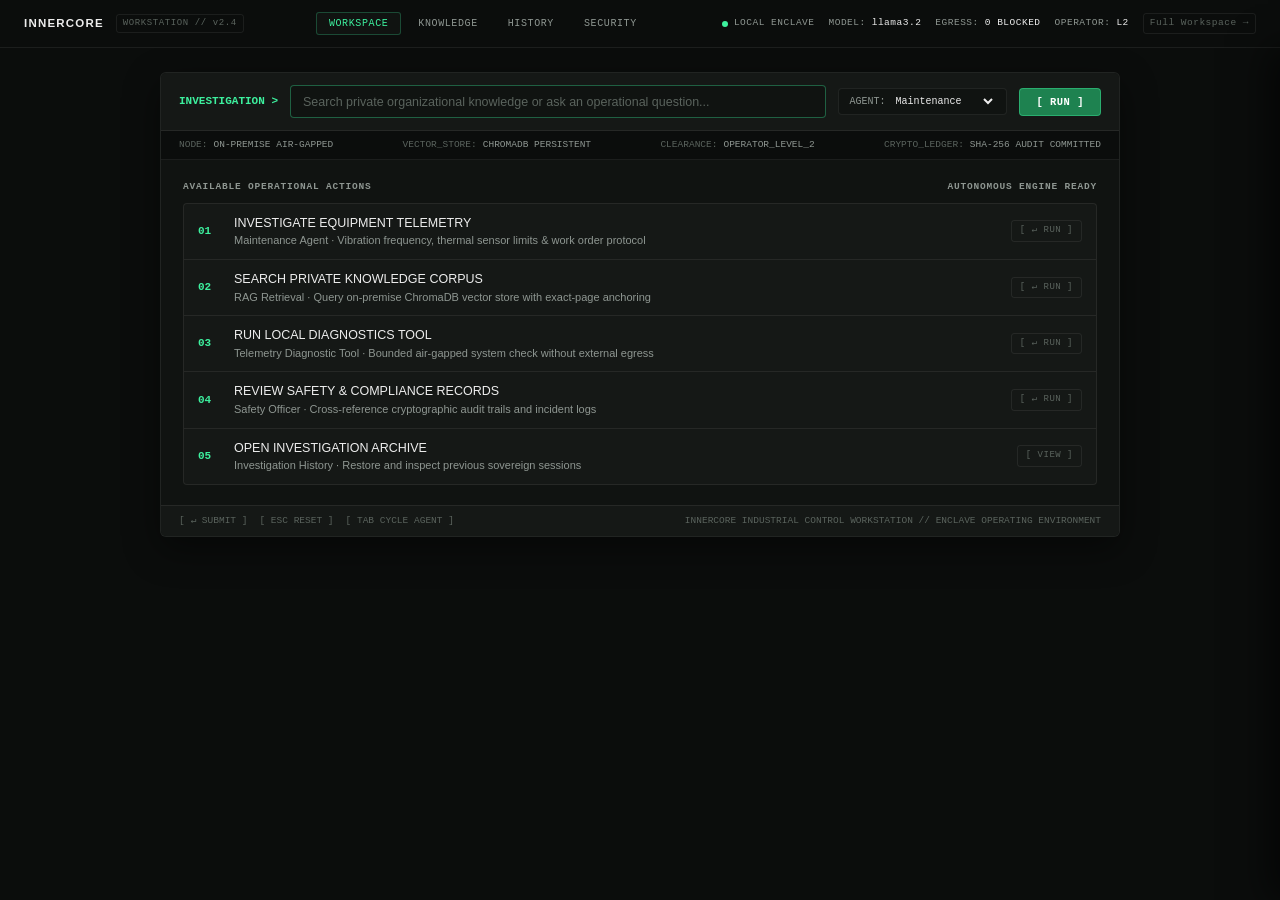
<file: command-industrial.html>
<!DOCTYPE html>
<html lang="en">
<head>
  <meta charset="utf-8">
  <meta name="viewport" content="width=device-width, initial-scale=1.0, maximum-scale=1.0">
  <title>INNERCORE // Industrial Workstation</title>
  <link rel="stylesheet" href="command-industrial.css">
</head>
<body>

  <!-- Fixed Top Workstation Status Strip -->
  <header class="industrial-top-strip">
    <div class="strip-left-lockup">
      <span class="strip-system-name">INNERCORE</span>
      <span class="strip-build-id">WORKSTATION // v2.4</span>
    </div>

    <!-- Center Navigation Tabs -->
    <nav class="strip-center-nav" aria-label="Workstation View Navigation">
      <button class="strip-nav-item active" data-view="workspace">WORKSPACE</button>
      <button class="strip-nav-item" data-view="knowledge">KNOWLEDGE</button>
      <button class="strip-nav-item" data-view="history">HISTORY</button>
      <button class="strip-nav-item" data-view="security">SECURITY</button>
    </nav>

    <!-- Right Telemetry & Alternative Interface Switcher -->
    <div class="strip-right-telemetry">
      <div class="telemetry-chip">
        <span class="status-dot-led green"></span>
        <span>LOCAL ENCLAVE</span>
      </div>
      <div class="telemetry-chip">MODEL: <strong>llama3.2</strong></div>
      <div class="telemetry-chip">EGRESS: <strong>0 BLOCKED</strong></div>
      <div class="telemetry-chip">OPERATOR: <strong>L2</strong></div>
      <a href="command-center.html" class="link-alt-center" title="Switch to sovereign full-width workspace">
        Full Workspace &rarr;
      </a>
    </div>
  </header>

  <!-- Main Workstation Stage -->
  <main class="industrial-workspace-stage">
    <div class="industrial-workstation-card" id="workstation-main-card">

      <!-- Workstation Top Control Bar (Command Input Bar) -->
      <div class="workstation-input-strip">
        <span class="input-prompt-label">INVESTIGATION &gt;</span>
        <input
          type="text"
          id="ind-query-input"
          class="industrial-input"
          placeholder="Search private organizational knowledge or ask an operational question..."
          autocomplete="off"
          spellcheck="false"
          autofocus
        />

        <div class="agent-selector-box" title="Select active operational agent">
          <span>AGENT:</span>
          <select id="ind-agent-select">
            <option value="agent-maintenance">Maintenance</option>
            <option value="agent-knowledge">Knowledge</option>
            <option value="agent-security">Safety Officer</option>
          </select>
        </div>

        <button class="btn-execute-industrial" id="ind-run-btn">[ RUN ]</button>
      </div>

      <!-- System Metadata Telemetry Bar -->
      <div class="workstation-meta-bar">
        <div class="meta-item-tag">
          <span>NODE:</span>
          <span class="val">ON-PREMISE AIR-GAPPED</span>
        </div>
        <div class="meta-item-tag">
          <span>VECTOR_STORE:</span>
          <span class="val">CHROMADB PERSISTENT</span>
        </div>
        <div class="meta-item-tag">
          <span>CLEARANCE:</span>
          <span class="val">OPERATOR_LEVEL_2</span>
        </div>
        <div class="meta-item-tag">
          <span>CRYPTO_LEDGER:</span>
          <span class="val">SHA-256 AUDIT COMMITTED</span>
        </div>
      </div>

      <!-- Workstation Content Body (Initial / Executing / Result / Secondary Views) -->
      <div class="workstation-body" id="workstation-content-body"></div>

      <!-- Workstation Footer Controls -->
      <footer class="workstation-footer">
        <div class="footer-shortcuts">
          <span>[ ↵ SUBMIT ]</span>
          <span>[ ESC RESET ]</span>
          <span>[ TAB CYCLE AGENT ]</span>
        </div>
        <div>INNERCORE INDUSTRIAL CONTROL WORKSTATION // ENCLAVE OPERATING ENVIRONMENT</div>
      </footer>

    </div>
  </main>

  <!-- Slide-over Exact PDF Citation Drawer -->
  <aside class="industrial-doc-drawer" id="ind-doc-drawer" aria-label="Document Viewer">
    <div class="ind-drawer-header">
      <span class="ind-drawer-title" id="ind-drawer-title">Document.pdf</span>
      <button class="ind-drawer-close" id="ind-drawer-close" title="Close document drawer">&times;</button>
    </div>
    <div class="ind-drawer-citation-bar">
      <span id="ind-drawer-citation">PAGE 1 &bull; RELEVANCE 95%</span>
      <span>ON-PREMISE ENCLAVE</span>
    </div>
    <iframe class="ind-drawer-iframe" id="ind-drawer-iframe" title="PDF Document Page Viewer"></iframe>
  </aside>

  <script src="command-industrial.js"></script>
</body>
</html>
</file>
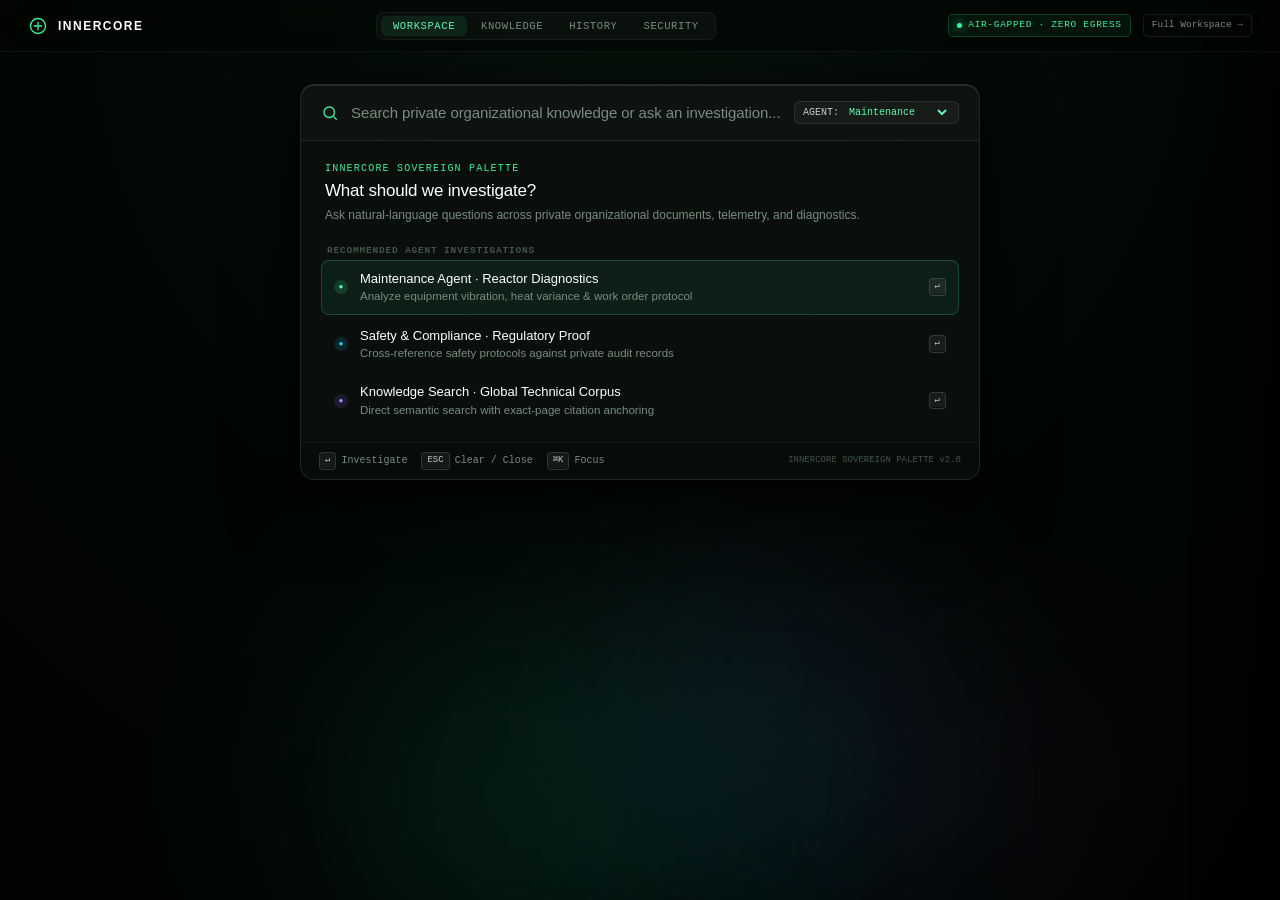
<file: command-raycast.html>
<!DOCTYPE html>
<html lang="en">
<head>
  <meta charset="utf-8">
  <meta name="viewport" content="width=device-width, initial-scale=1.0, maximum-scale=1.0">
  <title>INNERCORE — Raycast Command Palette</title>
  <link rel="stylesheet" href="command-raycast.css">
</head>
<body>

  <!-- Atmospheric Blurred Ambient Background -->
  <div class="raycast-backdrop-container" aria-hidden="true">
    <div class="ambient-light-pool pool-emerald"></div>
    <div class="ambient-light-pool pool-cyan"></div>
    <div class="ambient-light-pool pool-violet"></div>
    <div class="ambient-light-pool pool-magenta"></div>
  </div>

  <!-- Minimal Top Header Strip -->
  <header class="raycast-top-strip">
    <div class="strip-brand">
      <div class="strip-brand-mark">
        <svg viewBox="0 0 24 24">
          <circle cx="12" cy="12" r="9" stroke-width="1.6"/>
          <path d="M12 7v10M7 12h10" stroke-width="1.6"/>
        </svg>
      </div>
      <span class="strip-brand-title">INNERCORE</span>
    </div>

    <!-- Center Navigation Tabs -->
    <nav class="strip-nav" aria-label="Raycast Palette Views">
      <button class="strip-nav-btn active" data-view="workspace">WORKSPACE</button>
      <button class="strip-nav-btn" data-view="knowledge">KNOWLEDGE</button>
      <button class="strip-nav-btn" data-view="history">HISTORY</button>
      <button class="strip-nav-btn" data-view="security">SECURITY</button>
    </nav>

    <!-- Right Telemetry & Original View Switcher -->
    <div class="strip-status">
      <div class="status-badge-airgap">
        <span class="pulse-pip"></span>
        <span>AIR-GAPPED &middot; ZERO EGRESS</span>
      </div>
      <a href="command-center.html" class="btn-switch-original" title="Switch to sovereign full-width workspace">
        Full Workspace &rarr;
      </a>
    </div>
  </header>

  <!-- Main Centered Floating Raycast Command Window -->
  <main class="raycast-viewport-wrapper">
    <div class="raycast-window" id="raycast-main-window">

      <!-- Command Palette Input Bar -->
      <div class="raycast-input-bar">
        <div class="input-search-glyph" aria-hidden="true">
          <svg viewBox="0 0 24 24">
            <circle cx="11" cy="11" r="7" stroke-width="1.8"/>
            <path d="M16.5 16.5L21 21" stroke-width="1.8"/>
          </svg>
        </div>

        <input
          type="text"
          id="raycast-input"
          class="raycast-main-input"
          placeholder="Search private organizational knowledge or ask an investigation..."
          autocomplete="off"
          spellcheck="false"
          autofocus
        />

        <div class="agent-selector-pill" title="Select active operational agent">
          <span>AGENT:</span>
          <select id="raycast-agent-select">
            <option value="agent-maintenance">Maintenance</option>
            <option value="agent-knowledge">Knowledge</option>
            <option value="agent-security">Safety Officer</option>
          </select>
        </div>
      </div>

      <!-- Dynamic Window Body (Initial / Executing / Result / Secondary Views) -->
      <div class="raycast-body" id="raycast-window-body"></div>

      <!-- Keyboard Shortcut Footer Bar -->
      <footer class="raycast-footer">
        <div class="footer-left-shortcuts">
          <div class="footer-shortcut-item"><kbd>↵</kbd><span>Investigate</span></div>
          <div class="footer-shortcut-item"><kbd>ESC</kbd><span>Clear / Close</span></div>
          <div class="footer-shortcut-item"><kbd>⌘K</kbd><span>Focus</span></div>
        </div>
        <div style="color:var(--ink-faint); font-size:9px;">INNERCORE SOVEREIGN PALETTE v2.0</div>
      </footer>

    </div>
  </main>

  <!-- Slide-Over Exact Citation PDF Viewer Drawer -->
  <aside class="raycast-doc-drawer" id="raycast-doc-drawer" aria-label="Document Viewer">
    <div class="drawer-header">
      <div class="drawer-doc-title">
        <span>📄</span>
        <span id="raycast-drawer-title">Document.pdf</span>
      </div>
      <button class="drawer-close-btn" id="raycast-drawer-close" title="Close drawer">&times;</button>
    </div>
    <div class="drawer-citation-bar">
      <span id="raycast-drawer-citation">PAGE 1 &bull; 95% RELEVANCE</span>
      <span>ON-PREMISE ENCLAVE</span>
    </div>
    <iframe class="drawer-body-iframe" id="raycast-drawer-iframe" title="PDF Document Page Viewer"></iframe>
  </aside>

  <script src="command-raycast.js"></script>
</body>
</html>
</file>
<file: command-industrial.css>
/* ======================================================================
   INNERCORE INDUSTRIAL WORKSTATION (EXPERIMENTAL ALTERNATIVE UI)
   Design Language: Solid Matte Surfaces, Engineered Precision, Bloomberg/Linear Aesthetic
   Strict Invariant: ZERO Glassmorphism, ZERO Backdrop-Filter, ZERO Neon Glows
   ====================================================================== */

:root {
  /* Matte Surface Hierarchy */
  --surface-void: #060807;
  --surface-base: #0B0D0C;
  --surface-panel: #101311;
  --surface-sub: #151816;
  --surface-elevated: #1A1E1C;
  --surface-hover: #1E2320;
  --surface-active: #232925;

  /* Subtle Engineered Borders */
  --border-subtle: rgba(255, 255, 255, 0.07);
  --border-medium: rgba(255, 255, 255, 0.12);
  --border-strong: rgba(255, 255, 255, 0.18);
  --border-accent: rgba(61, 240, 158, 0.35);

  /* Precise Technical Typography Colors */
  --text-bright: #EDEDED;
  --text-main: #D4DAD6;
  --text-secondary: #8E9691;
  --text-muted: #5A635D;
  --text-faint: #3B423D;

  /* Restrained Functional Status Colors */
  --moss-primary: #3df09e;
  --moss-dark: #1e8250;
  --moss-light: #65f5b2;
  --moss-tag-bg: rgba(61, 240, 158, 0.08);

  --cyan-info: #06b6d4;
  --cyan-tag-bg: rgba(6, 182, 212, 0.08);

  --amber-warn: #f0b429;
  --amber-tag-bg: rgba(240, 180, 41, 0.08);

  --red-danger: #f04d3d;
  --red-tag-bg: rgba(240, 77, 61, 0.08);

  /* Typography Systems */
  --font-sans: -apple-system, BlinkMacSystemFont, "Segoe UI", Roboto, "Inter", Helvetica, Arial, sans-serif;
  --font-mono: "JetBrains Mono", "SF Mono", Consolas, "Liberation Mono", Menlo, monospace;

  --ease-sharp: cubic-bezier(0.16, 1, 0.3, 1);
}

*, *::before, *::after {
  box-sizing: border-box;
  margin: 0;
  padding: 0;
}

html, body {
  min-height: 100%;
  width: 100%;
  background-color: var(--surface-base);
  color: var(--text-main);
  font-family: var(--font-sans);
  font-weight: 400;
  font-size: 13px;
  line-height: 1.5;
  overflow-x: hidden;
  overflow-y: auto;
  -webkit-font-smoothing: antialiased;
  -moz-osx-font-smoothing: grayscale;
}

button {
  font-family: inherit;
  cursor: pointer;
  border: none;
  background: none;
  color: inherit;
}

input, select, textarea {
  font-family: inherit;
  color: inherit;
}

::selection {
  background: rgba(61, 240, 158, 0.25);
  color: #ffffff;
}

/* Fixed Top Workstation Status Strip */
.industrial-top-strip {
  position: fixed;
  top: 0;
  left: 0;
  right: 0;
  height: 48px;
  padding: 0 24px;
  display: flex;
  align-items: center;
  justify-content: space-between;
  z-index: 100;
  border-bottom: 1px solid var(--border-subtle);
  background: var(--surface-base);
}

.strip-left-lockup {
  display: flex;
  align-items: center;
  gap: 12px;
}

.strip-system-name {
  font-size: 11.5px;
  font-weight: 600;
  letter-spacing: 1.2px;
  color: var(--text-bright);
}

.strip-build-id {
  font-family: var(--font-mono);
  font-size: 9px;
  letter-spacing: 0.6px;
  color: var(--text-muted);
  padding: 2px 6px;
  border: 1px solid var(--border-subtle);
  border-radius: 3px;
}

.strip-center-nav {
  display: flex;
  align-items: center;
  gap: 4px;
}

.strip-nav-item {
  font-family: var(--font-mono);
  font-size: 10px;
  letter-spacing: 0.6px;
  color: var(--text-secondary);
  padding: 5px 12px;
  border: 1px solid transparent;
  border-radius: 3px;
  transition: all 0.15s ease;
}
.strip-nav-item:hover {
  color: var(--text-bright);
  background: var(--surface-panel);
  border-color: var(--border-subtle);
}
.strip-nav-item.active {
  color: var(--moss-primary);
  background: var(--surface-panel);
  border-color: rgba(61, 240, 158, 0.25);
}

.strip-right-telemetry {
  display: flex;
  align-items: center;
  gap: 14px;
  font-family: var(--font-mono);
  font-size: 9.5px;
  letter-spacing: 0.5px;
}

.telemetry-chip {
  color: var(--text-secondary);
  display: flex;
  align-items: center;
  gap: 6px;
}
.telemetry-chip strong {
  color: var(--text-bright);
  font-weight: 500;
}

.status-dot-led {
  width: 6px;
  height: 6px;
  border-radius: 50%;
  display: inline-block;
}
.status-dot-led.green {
  background: var(--moss-primary);
}
.status-dot-led.cyan {
  background: var(--cyan-info);
}
.status-dot-led.amber {
  background: var(--amber-warn);
}

.link-alt-center {
  color: var(--text-muted);
  text-decoration: none;
  padding: 2px 6px;
  border: 1px solid var(--border-subtle);
  border-radius: 3px;
  transition: all 0.15s ease;
}
.link-alt-center:hover {
  color: var(--text-bright);
  border-color: var(--border-medium);
}

/* Main Workstation Stage */
.industrial-workspace-stage {
  position: relative;
  z-index: 10;
  display: flex;
  flex-direction: column;
  align-items: center;
  min-height: 100vh;
  padding: 72px 24px 80px;
}

/* Centered Matte Workstation Container */
.industrial-workstation-card {
  width: 960px;
  max-width: calc(100vw - 48px);
  background: var(--surface-panel);
  border: 1px solid var(--border-subtle);
  border-radius: 6px;
  display: flex;
  flex-direction: column;
  overflow: hidden;
  box-shadow: 0 12px 36px rgba(0, 0, 0, 0.45);
}

/* Workstation Top Control Bar (Command Input Bar) */
.workstation-input-strip {
  display: flex;
  align-items: center;
  gap: 12px;
  padding: 12px 18px;
  background: var(--surface-sub);
  border-bottom: 1px solid var(--border-subtle);
}

.input-prompt-label {
  font-family: var(--font-mono);
  font-size: 11px;
  font-weight: 600;
  color: var(--moss-primary);
  flex-shrink: 0;
}

.industrial-input {
  flex: 1;
  background: var(--surface-panel);
  border: 1px solid var(--border-subtle);
  border-radius: 4px;
  padding: 8px 12px;
  font-size: 13.5px;
  color: var(--text-bright);
  outline: none;
  transition: border-color 0.15s ease;
}
.industrial-input:focus {
  border-color: var(--border-accent);
}
.industrial-input::placeholder {
  color: var(--text-muted);
  font-size: 12.5px;
}

.agent-selector-box {
  display: flex;
  align-items: center;
  gap: 6px;
  background: var(--surface-panel);
  border: 1px solid var(--border-subtle);
  border-radius: 4px;
  padding: 5px 10px;
  font-family: var(--font-mono);
  font-size: 10px;
  color: var(--text-secondary);
  flex-shrink: 0;
}
.agent-selector-box select {
  background: transparent;
  border: none;
  outline: none;
  font-family: inherit;
  font-size: inherit;
  color: var(--text-bright);
  cursor: pointer;
}

.btn-execute-industrial {
  font-family: var(--font-mono);
  font-size: 10.5px;
  font-weight: 600;
  letter-spacing: 0.5px;
  padding: 7px 16px;
  border-radius: 4px;
  background: var(--moss-dark);
  border: 1px solid rgba(61, 240, 158, 0.4);
  color: #ffffff;
  flex-shrink: 0;
  transition: all 0.15s ease;
}
.btn-execute-industrial:hover:not(:disabled) {
  background: #22995e;
}
.btn-execute-industrial:disabled {
  opacity: 0.5;
  cursor: not-allowed;
}

/* Metadata Strip below input */
.workstation-meta-bar {
  display: flex;
  align-items: center;
  justify-content: space-between;
  padding: 7px 18px;
  background: var(--surface-base);
  border-bottom: 1px solid var(--border-subtle);
  font-family: var(--font-mono);
  font-size: 9.5px;
  color: var(--text-muted);
}
.meta-item-tag {
  display: flex;
  align-items: center;
  gap: 6px;
}
.meta-item-tag span.val {
  color: var(--text-secondary);
}

/* Workstation Body Container */
.workstation-body {
  padding: 20px 22px;
  min-height: 280px;
  display: flex;
  flex-direction: column;
  gap: 20px;
}

/* INITIAL STATE: Action Inventory Controls */
.section-header-compact {
  font-family: var(--font-mono);
  font-size: 9.5px;
  font-weight: 600;
  letter-spacing: 0.8px;
  color: var(--text-secondary);
  text-transform: uppercase;
  margin-bottom: 8px;
  display: flex;
  align-items: center;
  justify-content: space-between;
}

.industrial-action-table {
  display: flex;
  flex-direction: column;
  border: 1px solid var(--border-subtle);
  border-radius: 4px;
  background: var(--surface-sub);
  overflow: hidden;
}

.industrial-action-row {
  display: flex;
  align-items: center;
  justify-content: space-between;
  padding: 10px 14px;
  border-bottom: 1px solid var(--border-subtle);
  cursor: pointer;
  transition: background 0.12s ease;
}
.industrial-action-row:last-child {
  border-bottom: none;
}
.industrial-action-row:hover {
  background: var(--surface-elevated);
}

.action-row-left {
  display: flex;
  align-items: center;
  gap: 16px;
}

.action-row-num {
  font-family: var(--font-mono);
  font-size: 11px;
  font-weight: 600;
  color: var(--moss-primary);
  width: 20px;
}

.action-row-info {
  display: flex;
  flex-direction: column;
}
.action-row-title {
  font-size: 12.5px;
  font-weight: 500;
  color: var(--text-bright);
}
.action-row-desc {
  font-size: 11px;
  color: var(--text-secondary);
}

.action-row-tag {
  font-family: var(--font-mono);
  font-size: 9px;
  letter-spacing: 0.5px;
  color: var(--text-muted);
  padding: 3px 8px;
  border: 1px solid var(--border-subtle);
  border-radius: 3px;
}

/* EXECUTION STATE: 7-Stage Technical Process */
.exec-header-block {
  background: var(--surface-sub);
  border: 1px solid var(--border-subtle);
  border-radius: 4px;
  padding: 12px 14px;
}
.exec-query-label {
  font-family: var(--font-mono);
  font-size: 9px;
  color: var(--moss-primary);
  letter-spacing: 0.7px;
  margin-bottom: 3px;
}
.exec-query-prose {
  font-size: 13.5px;
  font-weight: 500;
  color: var(--text-bright);
}

.process-table-container {
  border: 1px solid var(--border-subtle);
  border-radius: 4px;
  background: var(--surface-sub);
  overflow: hidden;
}

.process-table-row {
  display: flex;
  align-items: center;
  justify-content: space-between;
  padding: 8px 14px;
  border-bottom: 1px solid var(--border-subtle);
  font-family: var(--font-mono);
  font-size: 11px;
  color: var(--text-muted);
}
.process-table-row:last-child {
  border-bottom: none;
}

.process-table-row.done {
  color: var(--text-bright);
  background: rgba(255, 255, 255, 0.015);
}
.process-table-row.done .stage-status-val {
  color: var(--moss-primary);
}

.process-table-row.active {
  color: #ffffff;
  background: var(--surface-elevated);
  border-left: 2px solid var(--moss-primary);
}
.process-table-row.active .stage-status-val {
  color: var(--moss-primary);
  font-weight: 600;
}

.process-table-row.pending {
  opacity: 0.45;
}

.process-row-left {
  display: flex;
  align-items: center;
  gap: 12px;
}

.stage-num-mono {
  width: 22px;
  font-weight: 600;
  color: var(--text-secondary);
}

.stage-name-text {
  font-weight: 500;
}

.stage-detail-live-bar {
  display: flex;
  align-items: center;
  gap: 8px;
  padding: 8px 14px;
  background: var(--surface-base);
  border: 1px solid var(--border-subtle);
  border-radius: 4px;
  font-family: var(--font-mono);
  font-size: 10px;
  color: var(--text-secondary);
}

/* RESULT STATE: Technical Report & Evidence Inventory */
.report-headline-strip {
  display: flex;
  align-items: center;
  justify-content: space-between;
  padding-bottom: 10px;
  border-bottom: 1px solid var(--border-subtle);
}
.report-agent-meta {
  display: flex;
  align-items: center;
  gap: 8px;
  font-family: var(--font-mono);
  font-size: 10px;
}
.badge-solid-moss {
  color: var(--moss-primary);
  background: var(--moss-tag-bg);
  border: 1px solid rgba(61, 240, 158, 0.25);
  padding: 2px 7px;
  border-radius: 3px;
}

.technical-prose-report {
  background: var(--surface-sub);
  border: 1px solid var(--border-subtle);
  border-radius: 4px;
  padding: 16px 18px;
  font-size: 13px;
  line-height: 1.6;
  color: var(--text-bright);
  white-space: pre-wrap;
  word-break: break-word;
}

/* HITL Industrial Authorization Gate */
.hitl-industrial-box {
  background: var(--surface-sub);
  border: 1px solid var(--amber-warn);
  border-radius: 4px;
  padding: 12px 16px;
  display: flex;
  flex-direction: column;
  gap: 10px;
}
.hitl-ind-title {
  font-family: var(--font-mono);
  font-size: 10px;
  font-weight: 600;
  color: var(--amber-warn);
  letter-spacing: 0.8px;
}
.hitl-ind-action-name {
  font-size: 13px;
  font-weight: 500;
  color: var(--text-bright);
}
.hitl-ind-grid {
  display: grid;
  grid-template-columns: repeat(3, 1fr);
  gap: 8px;
  font-family: var(--font-mono);
  font-size: 9.5px;
  color: var(--text-secondary);
  background: var(--surface-base);
  padding: 8px 10px;
  border-radius: 3px;
}
.hitl-btn-strip {
  display: flex;
  gap: 8px;
}
.btn-hitl-ind {
  font-family: var(--font-mono);
  font-size: 10px;
  font-weight: 600;
  letter-spacing: 0.5px;
  padding: 6px 14px;
  border-radius: 3px;
  cursor: pointer;
  transition: all 0.12s ease;
}
.btn-hitl-ind.approve {
  background: var(--moss-dark);
  border: 1px solid rgba(61, 240, 158, 0.4);
  color: #ffffff;
}
.btn-hitl-ind.approve:hover {
  background: #22995e;
}
.btn-hitl-ind.deny {
  background: #7a1d15;
  border: 1px solid rgba(240, 77, 61, 0.4);
  color: #ffffff;
}
.btn-hitl-ind.deny:hover {
  background: #94251c;
}

/* Evidence Inventory Table */
.evidence-table-container {
  border: 1px solid var(--border-subtle);
  border-radius: 4px;
  background: var(--surface-sub);
  overflow: hidden;
}

.evidence-table-row {
  display: flex;
  flex-direction: column;
  gap: 4px;
  padding: 10px 14px;
  border-bottom: 1px solid var(--border-subtle);
  cursor: pointer;
  transition: background 0.12s ease;
}
.evidence-table-row:last-child {
  border-bottom: none;
}
.evidence-table-row:hover {
  background: var(--surface-elevated);
}

.evidence-row-top {
  display: flex;
  align-items: center;
  justify-content: space-between;
}
.evidence-file-info {
  display: flex;
  align-items: center;
  gap: 8px;
  font-size: 12px;
  font-weight: 500;
  color: var(--text-bright);
}
.evidence-row-right-actions {
  font-family: var(--font-mono);
  font-size: 10px;
  color: var(--moss-primary);
}

.evidence-row-specs {
  font-family: var(--font-mono);
  font-size: 9.5px;
  color: var(--text-muted);
}
.evidence-row-specs strong {
  color: var(--text-secondary);
}

.evidence-row-quote {
  font-size: 11.5px;
  color: var(--text-secondary);
  font-style: italic;
  line-height: 1.4;
  padding-left: 8px;
  border-left: 2px solid var(--border-medium);
}

/* Action Strip */
.report-action-strip {
  display: flex;
  align-items: center;
  flex-wrap: wrap;
  gap: 8px;
  padding-top: 10px;
  border-top: 1px solid var(--border-subtle);
}

.btn-ind-action {
  font-family: var(--font-mono);
  font-size: 10px;
  letter-spacing: 0.5px;
  padding: 6px 12px;
  border-radius: 3px;
  background: var(--surface-sub);
  border: 1px solid var(--border-subtle);
  color: var(--text-secondary);
  display: flex;
  align-items: center;
  gap: 6px;
  transition: all 0.15s ease;
}
.btn-ind-action:hover {
  background: var(--surface-elevated);
  border-color: var(--border-medium);
  color: var(--text-bright);
}
.btn-ind-action.active {
  background: var(--surface-elevated);
  border-color: var(--border-accent);
  color: var(--moss-primary);
}

/* Why This Answer Technical Panel */
.why-answer-technical-box {
  display: none;
  flex-direction: column;
  gap: 10px;
  padding: 14px 16px;
  background: var(--surface-base);
  border: 1px solid var(--border-accent);
  border-radius: 4px;
}
.why-box-grid {
  display: grid;
  grid-template-columns: repeat(2, 1fr);
  gap: 8px;
}
.why-metric-cell {
  background: var(--surface-sub);
  border: 1px solid var(--border-subtle);
  border-radius: 3px;
  padding: 6px 10px;
}
.why-metric-lbl {
  font-family: var(--font-mono);
  font-size: 8.5px;
  letter-spacing: 0.6px;
  color: var(--text-muted);
}
.why-metric-val {
  font-size: 11.5px;
  color: var(--text-bright);
}

/* Secondary Views: Knowledge, History, Security */
.secondary-view-container {
  display: flex;
  flex-direction: column;
  gap: 14px;
}

.tabs-filter-strip {
  display: flex;
  align-items: center;
  gap: 4px;
  overflow-x: auto;
  padding-bottom: 4px;
}

.tab-filter-btn {
  font-family: var(--font-mono);
  font-size: 9.5px;
  letter-spacing: 0.5px;
  padding: 4px 10px;
  border-radius: 3px;
  background: var(--surface-sub);
  border: 1px solid var(--border-subtle);
  color: var(--text-secondary);
  white-space: nowrap;
  transition: all 0.15s ease;
}
.tab-filter-btn:hover {
  color: var(--text-bright);
  background: var(--surface-elevated);
}
.tab-filter-btn.active {
  color: var(--moss-primary);
  background: var(--surface-elevated);
  border-color: var(--border-accent);
}

/* Slide-over Exact PDF Citation Drawer */
.industrial-doc-drawer {
  position: fixed;
  top: 48px;
  right: 0;
  bottom: 0;
  width: 600px;
  max-width: 95vw;
  background: var(--surface-panel);
  border-left: 1px solid var(--border-medium);
  display: flex;
  flex-direction: column;
  z-index: 1050;
  transform: translateX(100%);
  transition: transform 0.25s var(--ease-sharp);
  pointer-events: none;
  box-shadow: -12px 0 36px rgba(0, 0, 0, 0.6);
}
.industrial-doc-drawer.open {
  transform: translateX(0);
  pointer-events: auto;
}

.ind-drawer-header {
  height: 46px;
  padding: 0 16px;
  display: flex;
  align-items: center;
  justify-content: space-between;
  border-bottom: 1px solid var(--border-subtle);
  background: var(--surface-sub);
}

.ind-drawer-title {
  font-size: 12px;
  font-weight: 500;
  color: var(--text-bright);
  overflow: hidden;
  text-overflow: ellipsis;
  white-space: nowrap;
}

.ind-drawer-close {
  font-size: 16px;
  color: var(--text-muted);
  padding: 4px 8px;
  border-radius: 3px;
}
.ind-drawer-close:hover {
  color: var(--text-bright);
  background: var(--surface-elevated);
}

.ind-drawer-citation-bar {
  padding: 6px 16px;
  background: var(--surface-base);
  border-bottom: 1px solid var(--border-subtle);
  font-family: var(--font-mono);
  font-size: 9.5px;
  color: var(--moss-primary);
  display: flex;
  justify-content: space-between;
  align-items: center;
}

.ind-drawer-iframe {
  flex: 1;
  width: 100%;
  border: none;
  background: #080a09;
}

/* Footer Telemetry Status */
.workstation-footer {
  display: flex;
  align-items: center;
  justify-content: space-between;
  padding: 8px 18px;
  background: var(--surface-sub);
  border-top: 1px solid var(--border-subtle);
  font-family: var(--font-mono);
  font-size: 9.5px;
  color: var(--text-muted);
}
.footer-shortcuts {
  display: flex;
  align-items: center;
  gap: 12px;
}

/* Responsiveness */
@media (max-width: 900px) {
  .industrial-workspace-stage {
    padding: 64px 12px 60px;
  }
  .industrial-workstation-card {
    width: 100%;
    max-width: 100%;
  }
  .strip-right-telemetry {
    display: none;
  }
  .industrial-doc-drawer {
    width: 100%;
    max-width: 100vw;
  }
}
</file>
<file: command-raycast.css>
/* ======================================================================
   INNERCORE RAYCAST COMMAND CENTER (EXPERIMENTAL ALTERNATIVE UI)
   Design Language: Floating Glass Window, Atmospheric Glow, Clean Typography
   ====================================================================== */

:root {
  --bg-deep: #030604;
  --bg-void: #010302;
  --glass-surface: rgba(13, 17, 15, 0.82);
  --glass-elevated: rgba(18, 24, 20, 0.90);
  --glass-hover: rgba(255, 255, 255, 0.05);
  --glass-active: rgba(61, 240, 158, 0.08);

  --line: rgba(255, 255, 255, 0.09);
  --line-subtle: rgba(255, 255, 255, 0.05);
  --line-accent: rgba(61, 240, 158, 0.28);

  --ink: #f4f6f5;
  --ink-soft: #c0ccc4;
  --ink-dim: #798c80;
  --ink-faint: #44544a;

  --moss: #3df09e;
  --moss-bright: #65f5b2;
  --moss-glow: rgba(61, 240, 158, 0.14);
  --moss-glow-strong: rgba(61, 240, 158, 0.28);

  --amber: #f0b429;
  --red: #f04d3d;

  --font-sans: -apple-system, BlinkMacSystemFont, "Segoe UI", Roboto, "Inter", Helvetica, Arial, sans-serif;
  --font-mono: "JetBrains Mono", "SF Mono", Consolas, "Liberation Mono", Menlo, monospace;

  --ease: cubic-bezier(0.16, 1, 0.3, 1);
  --ease-subtle: cubic-bezier(0.22, 1, 0.36, 1);
}

*, *::before, *::after {
  box-sizing: border-box;
  margin: 0;
  padding: 0;
}

html, body {
  min-height: 100%;
  width: 100%;
  background-color: var(--bg-deep);
  color: var(--ink);
  font-family: var(--font-sans);
  font-weight: 400;
  font-size: 14px;
  line-height: 1.5;
  overflow-x: hidden;
  overflow-y: auto;
  -webkit-font-smoothing: antialiased;
  -moz-osx-font-smoothing: grayscale;
}

button {
  font-family: inherit;
  cursor: pointer;
  border: none;
  background: none;
  color: inherit;
}

input, select, textarea {
  font-family: inherit;
  color: inherit;
}

::selection {
  background: var(--moss-glow-strong);
  color: #ffffff;
}

/* Atmospheric Ambient Background */
.raycast-backdrop-container {
  position: fixed;
  inset: 0;
  z-index: 0;
  pointer-events: none;
  overflow: hidden;
  background: radial-gradient(circle at 50% 0%, #06110a 0%, #020603 55%, #010302 100%);
}

.ambient-light-pool {
  position: absolute;
  border-radius: 50%;
  filter: blur(95px);
  opacity: 0.85;
  pointer-events: none;
  mix-blend-mode: screen;
}

.pool-emerald {
  bottom: -15%;
  left: 20%;
  width: 520px;
  height: 480px;
  background: radial-gradient(circle, rgba(16, 185, 129, 0.22) 0%, rgba(16, 185, 129, 0) 70%);
}

.pool-cyan {
  bottom: -10%;
  right: 22%;
  width: 460px;
  height: 420px;
  background: radial-gradient(circle, rgba(6, 182, 212, 0.16) 0%, rgba(6, 182, 212, 0) 70%);
}

.pool-violet {
  bottom: 5%;
  left: 45%;
  width: 380px;
  height: 360px;
  background: radial-gradient(circle, rgba(139, 92, 246, 0.10) 0%, rgba(139, 92, 246, 0) 70%);
}

.pool-magenta {
  bottom: -5%;
  right: 10%;
  width: 340px;
  height: 320px;
  background: radial-gradient(circle, rgba(217, 70, 239, 0.07) 0%, rgba(217, 70, 239, 0) 70%);
}

/* Top Minimal Navigation Strip */
.raycast-top-strip {
  position: fixed;
  top: 0;
  left: 0;
  right: 0;
  height: 52px;
  padding: 0 28px;
  display: flex;
  align-items: center;
  justify-content: space-between;
  z-index: 100;
  border-bottom: 1px solid var(--line-subtle);
  background: rgba(3, 6, 4, 0.45);
  backdrop-filter: blur(20px);
  -webkit-backdrop-filter: blur(20px);
}

.strip-brand {
  display: flex;
  align-items: center;
  gap: 10px;
  text-decoration: none;
}

.strip-brand-mark {
  width: 20px;
  height: 20px;
  display: flex;
  align-items: center;
  justify-content: center;
}
.strip-brand-mark svg {
  width: 100%;
  height: 100%;
  stroke: var(--moss);
  fill: none;
}

.strip-brand-title {
  font-size: 12px;
  font-weight: 600;
  letter-spacing: 1.5px;
  text-transform: uppercase;
  color: #ffffff;
}

.strip-nav {
  display: flex;
  align-items: center;
  gap: 2px;
  background: rgba(255, 255, 255, 0.03);
  padding: 3px 4px;
  border-radius: 8px;
  border: 1px solid var(--line-subtle);
}

.strip-nav-btn {
  font-family: var(--font-mono);
  font-size: 10.5px;
  font-weight: 500;
  letter-spacing: 0.6px;
  color: var(--ink-dim);
  padding: 4px 12px;
  border-radius: 6px;
  transition: all 0.2s var(--ease);
}
.strip-nav-btn:hover {
  color: #ffffff;
  background: rgba(255, 255, 255, 0.04);
}
.strip-nav-btn.active {
  color: var(--moss-bright);
  background: rgba(61, 240, 158, 0.09);
}

.strip-status {
  display: flex;
  align-items: center;
  gap: 12px;
}

.status-badge-airgap {
  display: flex;
  align-items: center;
  gap: 6px;
  font-family: var(--font-mono);
  font-size: 9.5px;
  letter-spacing: 0.7px;
  color: var(--moss);
  padding: 3px 8px;
  border-radius: 5px;
  background: rgba(61, 240, 158, 0.06);
  border: 1px solid rgba(61, 240, 158, 0.2);
}

.pulse-pip {
  width: 5px;
  height: 5px;
  border-radius: 50%;
  background: var(--moss);
  box-shadow: 0 0 8px var(--moss);
  animation: pulsePip 2.2s infinite;
}

@keyframes pulsePip {
  0%, 100% { opacity: 1; transform: scale(1); }
  50% { opacity: 0.45; transform: scale(0.85); }
}

.btn-switch-original {
  font-family: var(--font-mono);
  font-size: 9.5px;
  color: var(--ink-dim);
  padding: 3px 8px;
  border-radius: 5px;
  border: 1px solid var(--line);
  transition: all 0.2s ease;
  text-decoration: none;
}
.btn-switch-original:hover {
  color: #ffffff;
  border-color: rgba(255, 255, 255, 0.25);
}

/* Viewport Wrapper */
.raycast-viewport-wrapper {
  position: relative;
  z-index: 10;
  display: flex;
  flex-direction: column;
  align-items: center;
  justify-content: flex-start;
  min-height: 100vh;
  padding: 84px 20px 80px;
}

/* Floating Raycast Window */
.raycast-window {
  width: 680px;
  max-width: calc(100vw - 32px);
  min-height: 260px;
  background: var(--glass-surface);
  backdrop-filter: blur(40px) saturate(140%);
  -webkit-backdrop-filter: blur(40px) saturate(140%);
  border: 1px solid var(--line);
  border-radius: 14px;
  box-shadow:
    0 24px 70px rgba(0, 0, 0, 0.70),
    0 4px 16px rgba(0, 0, 0, 0.45),
    inset 0 1px 0 rgba(255, 255, 255, 0.12);
  display: flex;
  flex-direction: column;
  overflow: hidden;
  transition: box-shadow 0.3s var(--ease), border-color 0.3s var(--ease);
  animation: windowEntrance 0.38s var(--ease) both;
}

@keyframes windowEntrance {
  0% {
    opacity: 0;
    transform: translateY(12px) scale(0.985);
  }
  100% {
    opacity: 1;
    transform: translateY(0) scale(1);
  }
}

/* Input Bar */
.raycast-input-bar {
  display: flex;
  align-items: center;
  gap: 12px;
  padding: 16px 20px;
  border-bottom: 1px solid var(--line);
  background: rgba(255, 255, 255, 0.015);
}

.input-search-glyph {
  width: 18px;
  height: 18px;
  color: var(--moss);
  display: flex;
  align-items: center;
  justify-content: center;
  flex-shrink: 0;
}
.input-search-glyph svg {
  width: 100%;
  height: 100%;
  stroke: currentColor;
  fill: none;
}

.raycast-main-input {
  flex: 1;
  background: transparent;
  border: none;
  outline: none;
  font-size: 15px;
  font-weight: 400;
  color: #ffffff;
  letter-spacing: -0.1px;
}
.raycast-main-input::placeholder {
  color: var(--ink-dim);
  font-weight: 300;
}

.agent-selector-pill {
  display: flex;
  align-items: center;
  gap: 6px;
  background: rgba(255, 255, 255, 0.04);
  border: 1px solid var(--line);
  border-radius: 6px;
  padding: 3px 8px;
  font-family: var(--font-mono);
  font-size: 10px;
  color: var(--ink-soft);
  flex-shrink: 0;
}
.agent-selector-pill select {
  background: transparent;
  border: none;
  outline: none;
  font-family: inherit;
  font-size: inherit;
  color: var(--moss-bright);
  cursor: pointer;
}

/* Window Body */
.raycast-body {
  flex: 1;
  display: flex;
  flex-direction: column;
  min-height: 200px;
  max-height: 65vh;
  overflow-y: auto;
  overflow-x: hidden;
  scrollbar-width: thin;
  scrollbar-color: rgba(255, 255, 255, 0.12) transparent;
}
.raycast-body::-webkit-scrollbar {
  width: 5px;
}
.raycast-body::-webkit-scrollbar-thumb {
  background: rgba(255, 255, 255, 0.12);
  border-radius: 3px;
}

/* STATE 1: INITIAL STATE */
.raycast-state-initial {
  padding: 18px 20px 14px;
  display: flex;
  flex-direction: column;
  gap: 14px;
}

.initial-hero-meta {
  padding: 2px 4px 6px;
}
.initial-brand-label {
  font-family: var(--font-mono);
  font-size: 10px;
  letter-spacing: 1.2px;
  color: var(--moss);
  text-transform: uppercase;
  margin-bottom: 2px;
}
.initial-hero-title {
  font-size: 17px;
  font-weight: 500;
  color: #ffffff;
  letter-spacing: -0.2px;
}
.initial-hero-desc {
  font-size: 12px;
  color: var(--ink-dim);
  margin-top: 2px;
}

.result-section-label {
  font-family: var(--font-mono);
  font-size: 9.5px;
  font-weight: 600;
  letter-spacing: 0.8px;
  color: var(--ink-faint);
  text-transform: uppercase;
  padding: 0 6px;
  margin-bottom: 2px;
}

.raycast-row-list {
  display: flex;
  flex-direction: column;
  gap: 2px;
}

.raycast-row-item {
  display: flex;
  align-items: center;
  justify-content: space-between;
  padding: 8px 12px;
  border-radius: 8px;
  border: 1px solid transparent;
  cursor: pointer;
  transition: all 0.18s var(--ease);
}
.raycast-row-item:hover, .raycast-row-item.selected {
  background: rgba(255, 255, 255, 0.045);
  border-color: rgba(255, 255, 255, 0.08);
}
.raycast-row-item.selected {
  background: rgba(61, 240, 158, 0.07);
  border-color: rgba(61, 240, 158, 0.22);
}

.row-item-left {
  display: flex;
  align-items: center;
  gap: 12px;
  min-width: 0;
}

.row-item-icon {
  width: 14px;
  height: 14px;
  border-radius: 50%;
  display: flex;
  align-items: center;
  justify-content: center;
  font-size: 8px;
  color: var(--moss);
  flex-shrink: 0;
}
.row-item-icon.dot-green {
  background: rgba(61, 240, 158, 0.15);
  color: var(--moss-bright);
}
.row-item-icon.dot-cyan {
  background: rgba(6, 182, 212, 0.15);
  color: #22d3ee;
}
.row-item-icon.dot-violet {
  background: rgba(139, 92, 246, 0.15);
  color: #a78bfa;
}

.row-item-texts {
  display: flex;
  flex-direction: column;
  min-width: 0;
}
.row-item-title {
  font-size: 13px;
  font-weight: 500;
  color: #ffffff;
  white-space: nowrap;
  overflow: hidden;
  text-overflow: ellipsis;
}
.row-item-desc {
  font-size: 11.5px;
  color: var(--ink-dim);
  white-space: nowrap;
  overflow: hidden;
  text-overflow: ellipsis;
}

.row-item-shortcut {
  font-family: var(--font-mono);
  font-size: 10px;
  color: var(--ink-faint);
  display: flex;
  align-items: center;
  gap: 4px;
  flex-shrink: 0;
}

/* STATE 2: PIPELINE EXECUTION */
.raycast-state-executing {
  padding: 20px 22px;
  display: flex;
  flex-direction: column;
  gap: 16px;
}

.exec-pinned-query {
  background: rgba(255, 255, 255, 0.02);
  border: 1px solid var(--line-subtle);
  border-radius: 8px;
  padding: 10px 14px;
}
.exec-pinned-label {
  font-family: var(--font-mono);
  font-size: 9px;
  letter-spacing: 0.8px;
  color: var(--moss);
  text-transform: uppercase;
  margin-bottom: 2px;
}
.exec-pinned-text {
  font-size: 13.5px;
  font-weight: 500;
  color: #ffffff;
  line-height: 1.4;
}

.exec-pipeline-container {
  display: flex;
  flex-direction: column;
  gap: 5px;
  padding: 2px 0;
}

.exec-stage-row {
  display: flex;
  align-items: center;
  justify-content: space-between;
  padding: 6px 10px;
  border-radius: 6px;
  font-family: var(--font-mono);
  font-size: 11px;
  color: var(--ink-dim);
  transition: all 0.25s var(--ease);
}

.exec-stage-row.done {
  color: var(--moss);
}
.exec-stage-row.active {
  color: #ffffff;
  background: rgba(61, 240, 158, 0.08);
  border: 1px solid rgba(61, 240, 158, 0.25);
  font-weight: 500;
}
.exec-stage-row.pending {
  opacity: 0.45;
}

.stage-left-info {
  display: flex;
  align-items: center;
  gap: 10px;
}
.stage-icon-mark {
  width: 16px;
  text-align: center;
  font-size: 11px;
}
.exec-stage-row.active .stage-icon-mark {
  color: var(--moss-bright);
}

.exec-live-detail-box {
  display: flex;
  align-items: center;
  gap: 8px;
  font-family: var(--font-mono);
  font-size: 10.5px;
  color: var(--ink-soft);
  padding: 8px 12px;
  border-radius: 6px;
  background: rgba(4, 10, 7, 0.5);
  border: 1px solid var(--line-subtle);
}
.exec-mini-spinner {
  width: 10px;
  height: 10px;
  border: 2px solid rgba(61, 240, 158, 0.2);
  border-top-color: var(--moss);
  border-radius: 50%;
  animation: spin 0.8s linear infinite;
}
@keyframes spin {
  100% { transform: rotate(360deg); }
}

/* STATE 3: RESULT STATE */
.raycast-state-result {
  padding: 18px 22px;
  display: flex;
  flex-direction: column;
  gap: 16px;
}

.result-header-meta {
  display: flex;
  align-items: center;
  justify-content: space-between;
  border-bottom: 1px solid var(--line-subtle);
  padding-bottom: 10px;
}
.result-agent-badge {
  font-family: var(--font-mono);
  font-size: 10px;
  letter-spacing: 0.8px;
  color: var(--moss);
  display: flex;
  align-items: center;
  gap: 6px;
}

.result-prose-card {
  font-size: 13.5px;
  line-height: 1.6;
  color: #e6ede8;
  white-space: pre-wrap;
  word-break: break-word;
  padding: 2px;
}

/* HITL Action Required Card */
.raycast-hitl-box {
  border: 1px solid rgba(240, 180, 41, 0.45);
  background: rgba(240, 180, 41, 0.05);
  border-radius: 8px;
  padding: 12px 14px;
  display: flex;
  flex-direction: column;
  gap: 8px;
  animation: hitlEntrance 0.35s var(--ease) both;
}

@keyframes hitlEntrance {
  0% { opacity: 0; transform: translateY(10px) scale(0.985); }
  100% { opacity: 1; transform: translateY(0) scale(1); }
}

.hitl-header {
  display: flex;
  align-items: center;
  justify-content: space-between;
}
.hitl-badge-warn {
  font-family: var(--font-mono);
  font-size: 9.5px;
  letter-spacing: 0.8px;
  color: var(--amber);
  font-weight: 600;
}
.hitl-action-title {
  font-size: 13px;
  font-weight: 500;
  color: #ffffff;
}
.hitl-meta-row {
  display: flex;
  flex-wrap: wrap;
  gap: 12px;
  font-family: var(--font-mono);
  font-size: 10px;
  color: var(--ink-dim);
}
.hitl-btn-group {
  display: flex;
  gap: 8px;
  margin-top: 2px;
}
.hitl-btn {
  font-family: var(--font-mono);
  font-size: 10.5px;
  font-weight: 600;
  padding: 5px 12px;
  border-radius: 6px;
  cursor: pointer;
  transition: all 0.2s ease;
}
.hitl-btn.approve {
  background: rgba(61, 240, 158, 0.15);
  border: 1px solid rgba(61, 240, 158, 0.35);
  color: var(--moss-bright);
}
.hitl-btn.approve:hover {
  background: rgba(61, 240, 158, 0.25);
  transform: translateY(-1px);
}
.hitl-btn.deny {
  background: rgba(240, 77, 61, 0.12);
  border: 1px solid rgba(240, 77, 61, 0.3);
  color: #ff6b5c;
}
.hitl-btn.deny:hover {
  background: rgba(240, 77, 61, 0.22);
  transform: translateY(-1px);
}

/* Evidence Cards List */
.evidence-list-container {
  display: flex;
  flex-direction: column;
  gap: 6px;
}

.evidence-row-card {
  display: flex;
  flex-direction: column;
  gap: 4px;
  padding: 10px 12px;
  border-radius: 8px;
  background: rgba(255, 255, 255, 0.02);
  border: 1px solid var(--line);
  cursor: pointer;
  transition: all 0.2s var(--ease);
}
.evidence-row-card:hover {
  background: rgba(255, 255, 255, 0.05);
  border-color: var(--line-accent);
  transform: translateY(-1px);
}

.evidence-row-head {
  display: flex;
  align-items: center;
  justify-content: space-between;
}
.evidence-doc-name {
  font-size: 12px;
  font-weight: 500;
  color: #ffffff;
  display: flex;
  align-items: center;
  gap: 6px;
}
.evidence-open-action {
  font-family: var(--font-mono);
  font-size: 10px;
  color: var(--moss);
  display: flex;
  align-items: center;
  gap: 4px;
  transition: transform 0.2s ease;
}
.evidence-row-card:hover .evidence-open-action {
  transform: translateX(3px);
  color: var(--moss-bright);
}

.evidence-row-meta {
  font-family: var(--font-mono);
  font-size: 9.5px;
  color: var(--moss);
}
.evidence-row-excerpt {
  font-size: 11.5px;
  color: var(--ink-dim);
  font-style: italic;
  line-height: 1.4;
}

/* Action Strip */
.result-action-strip {
  display: flex;
  align-items: center;
  flex-wrap: wrap;
  gap: 8px;
  padding-top: 10px;
  border-top: 1px solid var(--line-subtle);
}

.raycast-action-btn {
  font-family: var(--font-mono);
  font-size: 10.5px;
  padding: 5px 11px;
  border-radius: 6px;
  background: rgba(255, 255, 255, 0.04);
  border: 1px solid var(--line);
  color: var(--ink-soft);
  display: flex;
  align-items: center;
  gap: 5px;
  transition: all 0.2s var(--ease);
}
.raycast-action-btn:hover {
  background: rgba(255, 255, 255, 0.08);
  border-color: rgba(255, 255, 255, 0.2);
  color: #ffffff;
  transform: translateY(-1px);
}
.raycast-action-btn.active {
  background: rgba(61, 240, 158, 0.1);
  border-color: var(--line-accent);
  color: var(--moss-bright);
}

/* Why This Answer Explainability Panel */
.why-answer-panel {
  display: none;
  flex-direction: column;
  gap: 10px;
  padding: 14px;
  border-radius: 8px;
  background: rgba(4, 9, 6, 0.85);
  border: 1px solid var(--line-accent);
  animation: whyReveal 0.3s var(--ease) both;
}
@keyframes whyReveal {
  0% { opacity: 0; transform: translateY(6px); }
  100% { opacity: 1; transform: translateY(0); }
}

.why-grid-2col {
  display: grid;
  grid-template-columns: 1fr 1fr;
  gap: 8px;
}
.why-grid-box {
  background: rgba(255, 255, 255, 0.02);
  border: 1px solid var(--line-subtle);
  border-radius: 6px;
  padding: 6px 10px;
}
.why-lbl {
  font-family: var(--font-mono);
  font-size: 9px;
  color: var(--ink-dim);
  margin-bottom: 2px;
}
.why-val {
  font-size: 11.5px;
  color: #ffffff;
}

/* Secondary Views: Knowledge, History, Security */
.raycast-state-palette {
  padding: 16px 20px;
  display: flex;
  flex-direction: column;
  gap: 12px;
}

.palette-filter-bar {
  display: flex;
  align-items: center;
  gap: 6px;
  overflow-x: auto;
  padding-bottom: 6px;
}

.palette-tab-btn {
  font-family: var(--font-mono);
  font-size: 10px;
  letter-spacing: 0.5px;
  padding: 4px 10px;
  border-radius: 6px;
  background: rgba(255, 255, 255, 0.03);
  border: 1px solid var(--line-subtle);
  color: var(--ink-dim);
  white-space: nowrap;
  transition: all 0.2s ease;
}
.palette-tab-btn:hover {
  color: #ffffff;
  background: rgba(255, 255, 255, 0.06);
}
.palette-tab-btn.active {
  color: var(--moss-bright);
  background: rgba(61, 240, 158, 0.09);
  border-color: rgba(61, 240, 158, 0.25);
}

/* Footer Shortcuts */
.raycast-footer {
  display: flex;
  align-items: center;
  justify-content: space-between;
  padding: 9px 18px;
  border-top: 1px solid var(--line-subtle);
  background: rgba(6, 10, 8, 0.55);
  font-family: var(--font-mono);
  font-size: 10px;
  color: var(--ink-dim);
}

.footer-left-shortcuts {
  display: flex;
  align-items: center;
  gap: 14px;
}

.footer-shortcut-item {
  display: flex;
  align-items: center;
  gap: 5px;
}

kbd {
  display: inline-block;
  font-family: inherit;
  font-size: 9px;
  padding: 1px 5px;
  border-radius: 4px;
  background: rgba(255, 255, 255, 0.06);
  border: 1px solid rgba(255, 255, 255, 0.12);
  color: var(--ink-soft);
  box-shadow: inset 0 -1px 0 rgba(0, 0, 0, 0.4);
}

/* Slide-over Exact Citation PDF Drawer */
.raycast-doc-drawer {
  position: fixed;
  top: 52px;
  right: 0;
  bottom: 0;
  width: 580px;
  max-width: 95vw;
  background: linear-gradient(180deg, rgba(14, 20, 16, 0.97) 0%, rgba(8, 12, 10, 0.98) 100%);
  backdrop-filter: blur(40px) saturate(160%);
  -webkit-backdrop-filter: blur(40px) saturate(160%);
  border-left: 1px solid var(--line);
  box-shadow: -16px 0 50px rgba(0, 0, 0, 0.85);
  display: flex;
  flex-direction: column;
  z-index: 1050;
  transform: translateX(100%);
  transition: transform 0.35s var(--ease);
  pointer-events: none;
}
.raycast-doc-drawer.open {
  transform: translateX(0);
  pointer-events: auto;
}

.drawer-header {
  height: 52px;
  padding: 0 20px;
  display: flex;
  align-items: center;
  justify-content: space-between;
  border-bottom: 1px solid var(--line);
  background: rgba(255, 255, 255, 0.015);
}

.drawer-doc-title {
  display: flex;
  align-items: center;
  gap: 8px;
  font-size: 13px;
  font-weight: 500;
  color: #ffffff;
  overflow: hidden;
  text-overflow: ellipsis;
  white-space: nowrap;
}

.drawer-close-btn {
  width: 28px;
  height: 28px;
  display: flex;
  align-items: center;
  justify-content: center;
  font-size: 16px;
  color: var(--ink-dim);
  border-radius: 6px;
  transition: all 0.2s ease;
}
.drawer-close-btn:hover {
  color: #ffffff;
  background: rgba(255, 255, 255, 0.08);
}

.drawer-citation-bar {
  padding: 8px 20px;
  background: rgba(61, 240, 158, 0.05);
  border-bottom: 1px solid var(--line-subtle);
  font-family: var(--font-mono);
  font-size: 10px;
  color: var(--moss);
  display: flex;
  justify-content: space-between;
  align-items: center;
}

.drawer-body-iframe {
  flex: 1;
  width: 100%;
  border: none;
  background: #111;
}

/* Responsiveness & Reduced Motion */
@media (max-width: 768px) {
  .raycast-viewport-wrapper {
    padding: 68px 12px 60px;
  }
  .raycast-window {
    width: 100%;
    max-width: 100%;
  }
  .strip-status {
    display: none;
  }
  .raycast-doc-drawer {
    width: 100%;
    max-width: 100vw;
  }
}

@media (prefers-reduced-motion: reduce) {
  *, *::before, *::after {
    animation-duration: 0.01ms !important;
    animation-iteration-count: 1 !important;
    transition-duration: 0.01ms !important;
    scroll-behavior: auto !important;
  }
}
</file>
